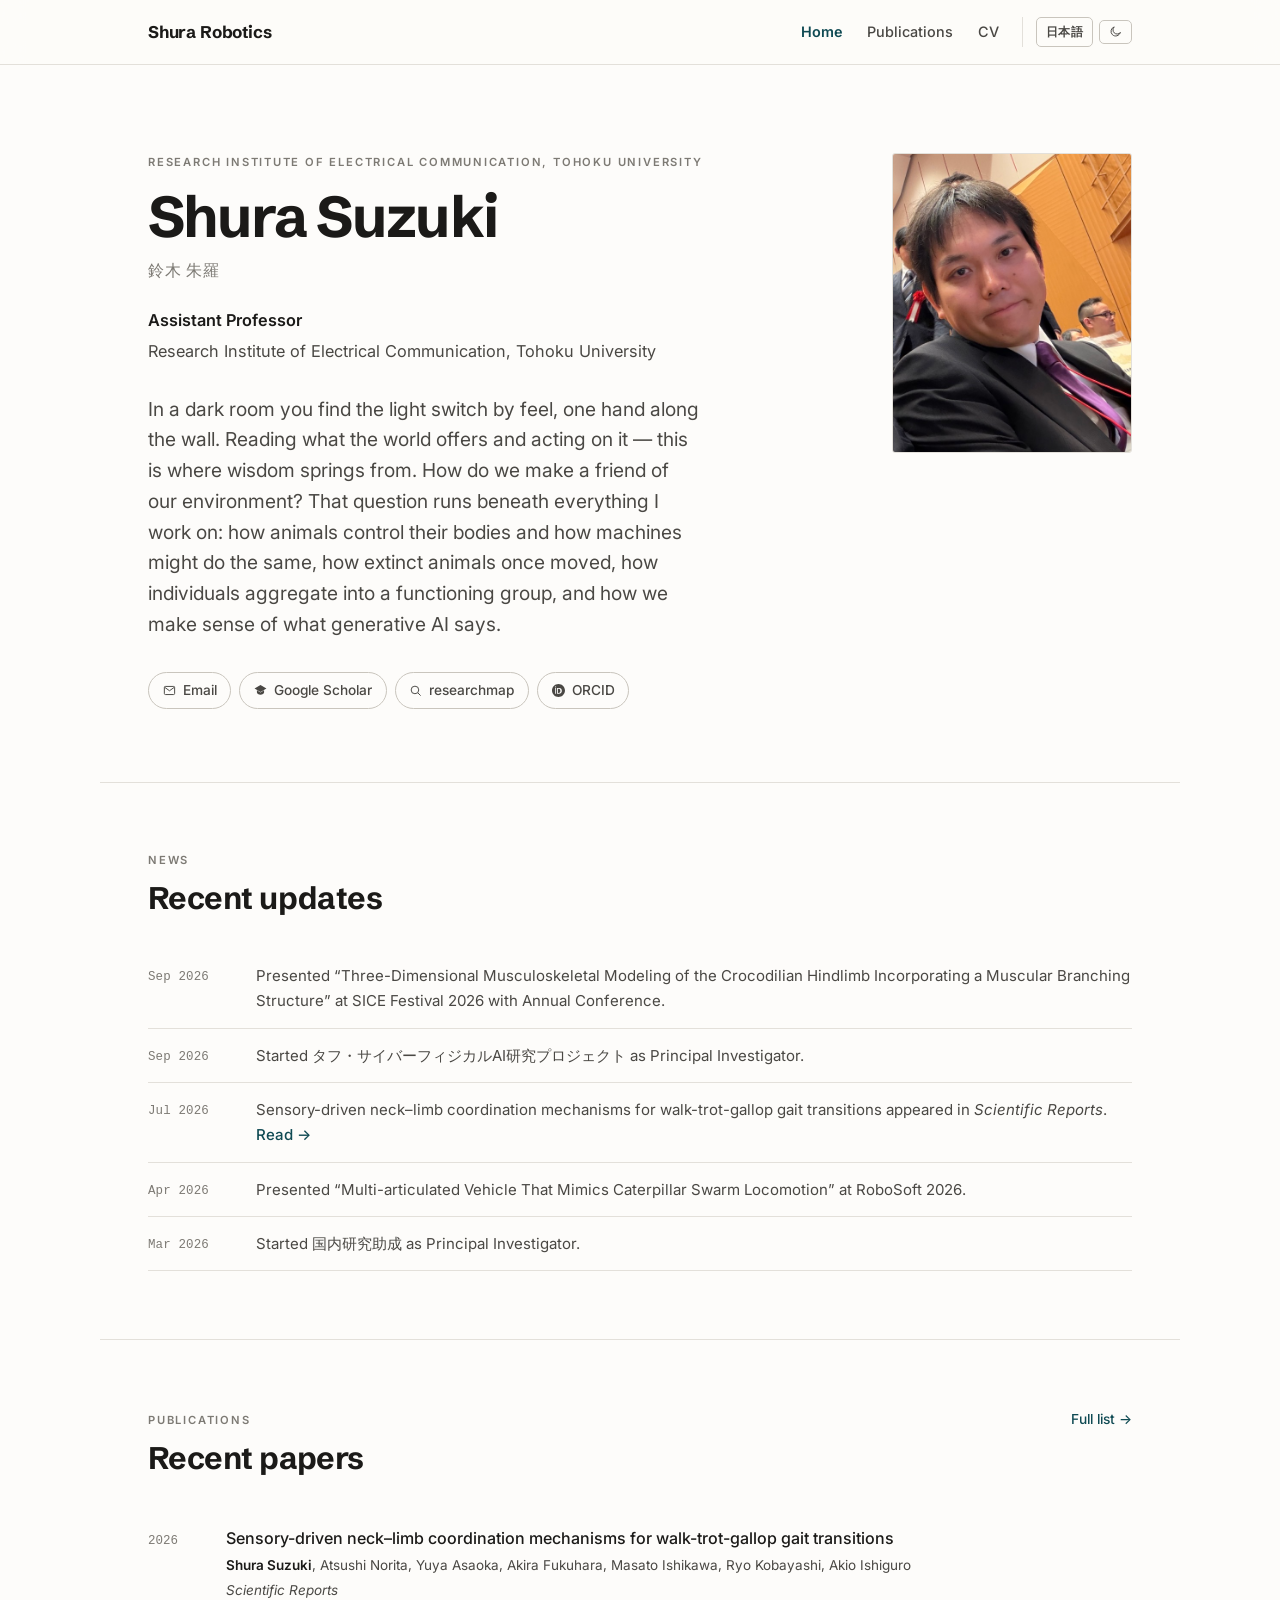
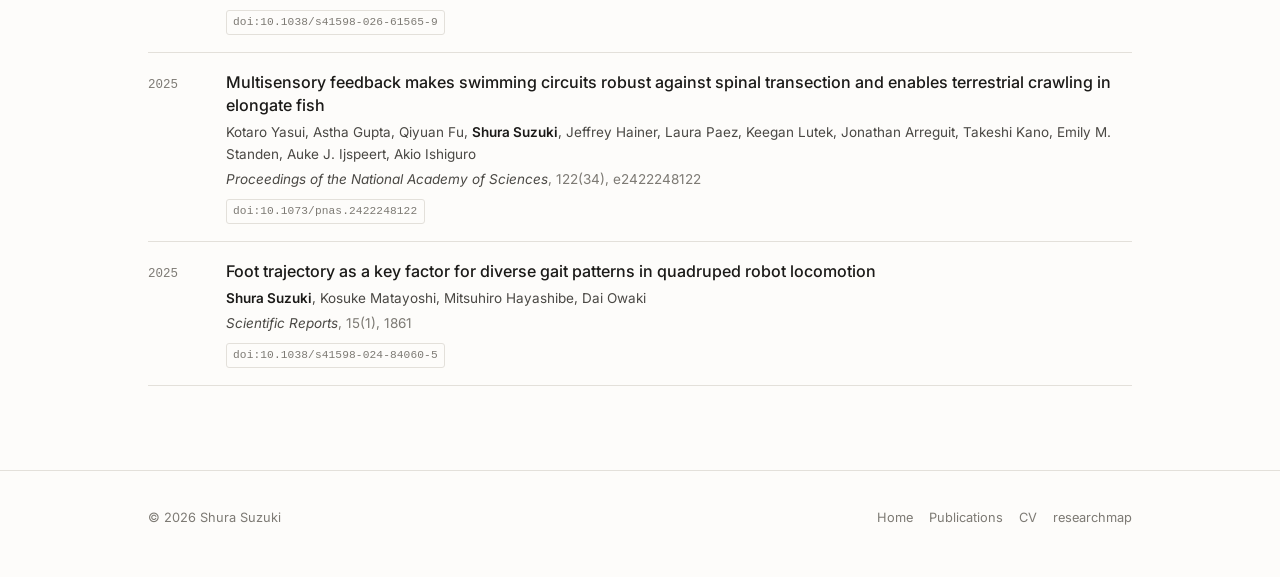
<file: index.html>
<!doctype html>
<html lang="en">
<head>
<meta charset="utf-8">
<meta name="viewport" content="width=device-width, initial-scale=1">
<title>Shura Robotics</title>
<meta name="description" content="Shura Suzuki, Assistant Professor at the Research Institute of Electrical Communication, Tohoku University. Research on decentralized control, bio-inspired robotics, and animal locomotion.">
<meta name="author" content="Shura Suzuki">
<link rel="canonical" href="https://shurasuzuki.github.io/">
<meta property="og:type" content="website">
<meta property="og:title" content="Shura Robotics">
<meta property="og:description" content="Shura Suzuki, Assistant Professor at the Research Institute of Electrical Communication, Tohoku University. Research on decentralized control, bio-inspired robotics, and animal locomotion.">
<meta property="og:url" content="https://shurasuzuki.github.io/">
<meta name="twitter:card" content="summary">
<link rel="icon" href="assets/img/favicon.svg" type="image/svg+xml">
<link rel="preconnect" href="https://fonts.googleapis.com">
<link rel="preconnect" href="https://fonts.gstatic.com" crossorigin>
<link rel="stylesheet" href="https://fonts.googleapis.com/css2?family=Inter:wght@400;500;600&family=Schibsted+Grotesk:wght@500;600;700&display=swap">
<link rel="stylesheet" href="assets/css/style.css">
<script>
/* Set theme + language before first paint to avoid a flash. */
(function () {
  try {
    var t = localStorage.getItem("theme");
    if (t) document.documentElement.setAttribute("data-theme", t);
    var l = localStorage.getItem("lang");
    if (!l) l = (navigator.language || "en").toLowerCase().indexOf("ja") === 0 ? "ja" : "en";
    if (l === "ja") {
      document.documentElement.classList.add("lang-ja");
      document.documentElement.setAttribute("lang", "ja");
    }
  } catch (e) {}
})();
</script>
</head>
<body>
<a class="skip" href="#main">Skip to content</a>
<header class="site-header">
  <div class="wrap">
    <a class="brand" href="index.html">Shura&nbsp;Robotics</a>
    <nav class="site-nav" aria-label="Main">
      <a href="index.html"><span data-lang="en">Home</span><span data-lang="ja">ホーム</span></a>
      <a href="publications.html"><span data-lang="en">Publications</span><span data-lang="ja">成果</span></a>
      <a href="cv.html"><span data-lang="en">CV</span><span data-lang="ja">経歴</span></a>
      <span class="tools">
        <button class="tool-btn" type="button" data-lang-toggle>日本語</button>
        <button class="tool-btn" type="button" data-theme-toggle aria-label="Toggle theme"></button>
      </span>
    </nav>
  </div>
</header>
<main id="main">

  <section class="hero wrap">
    <div class="hero-grid">
      <div>
        <p class="eyebrow"><span data-lang="en">Research Institute of Electrical Communication, Tohoku University</span><span data-lang="ja">東北大学 電気通信研究所</span></p>
        <h1><span data-lang="en">Shura Suzuki</span><span data-lang="ja">鈴木 朱羅</span></h1>
        <p class="name-alt"><span data-lang="en">鈴木 朱羅</span><span data-lang="ja">Shura Suzuki</span></p>
        <p class="role"><strong><span data-lang="en">Assistant Professor</span><span data-lang="ja">助教</span></strong></p>
        <p class="role"><span data-lang="en">Research Institute of Electrical Communication, Tohoku University</span><span data-lang="ja">東北大学 電気通信研究所</span></p>

        <p class="statement" data-bi="pages.hero_statement"></p>

        <ul class="linkrow" id="linkrow"></ul>
      </div>

      <figure class="portrait" style="margin:0">
        <!-- 写真を差し替えるときは assets/img/portrait.jpg を置き換えてください
             （表示は 240×300。原本は portrait-original.jpg に残してあります） -->
        <img src="assets/img/portrait.jpg" alt="Shura Suzuki" width="553" height="720">
      </figure>
    </div>
  </section>

  <section class="section wrap">
    <div class="section-head">
      <div>
        <p class="eyebrow">News</p>
        <h2><span data-lang="en">Recent updates</span><span data-lang="ja">最近の活動</span></h2>
      </div>
    </div>
    <ul class="news" id="news"></ul>
    <noscript><span class="nojs">This page renders its content with JavaScript. Please see <a href="https://researchmap.jp/shura-suzuki">researchmap</a> or <a href="https://scholar.google.com/citations?user=c3urSIcAAAAJ">Google Scholar</a>.</span></noscript>
  </section>

  <section class="section wrap">
    <div class="section-head">
      <div>
        <p class="eyebrow">Publications</p>
        <h2 id="papers-heading"></h2>
      </div>
      <a class="more" href="publications.html"><span data-lang="en">Full list &rarr;</span><span data-lang="ja">研究成果 &rarr;</span></a>
    </div>
    <ul class="pubs" id="selected-pubs"></ul>
  </section>

</main>
<footer class="site-footer">
  <div class="wrap">
    <p>&copy; <span id="year">2026</span> Shura Suzuki<span data-lang="ja">（鈴木 朱羅）</span></p>
    <nav>
      <a href="index.html"><span data-lang="en">Home</span><span data-lang="ja">ホーム</span></a>
      <a href="publications.html"><span data-lang="en">Publications</span><span data-lang="ja">成果</span></a>
      <a href="cv.html"><span data-lang="en">CV</span><span data-lang="ja">経歴</span></a>
      <a href="https://researchmap.jp/shura-suzuki" target="_blank" rel="noopener">researchmap</a>
    </nav>
  </div>
</footer>
<script src="data/site-data.js"></script>
<script src="assets/js/edit.js"></script>
<script src="assets/js/main.js"></script>
</body>
</html>
</file>
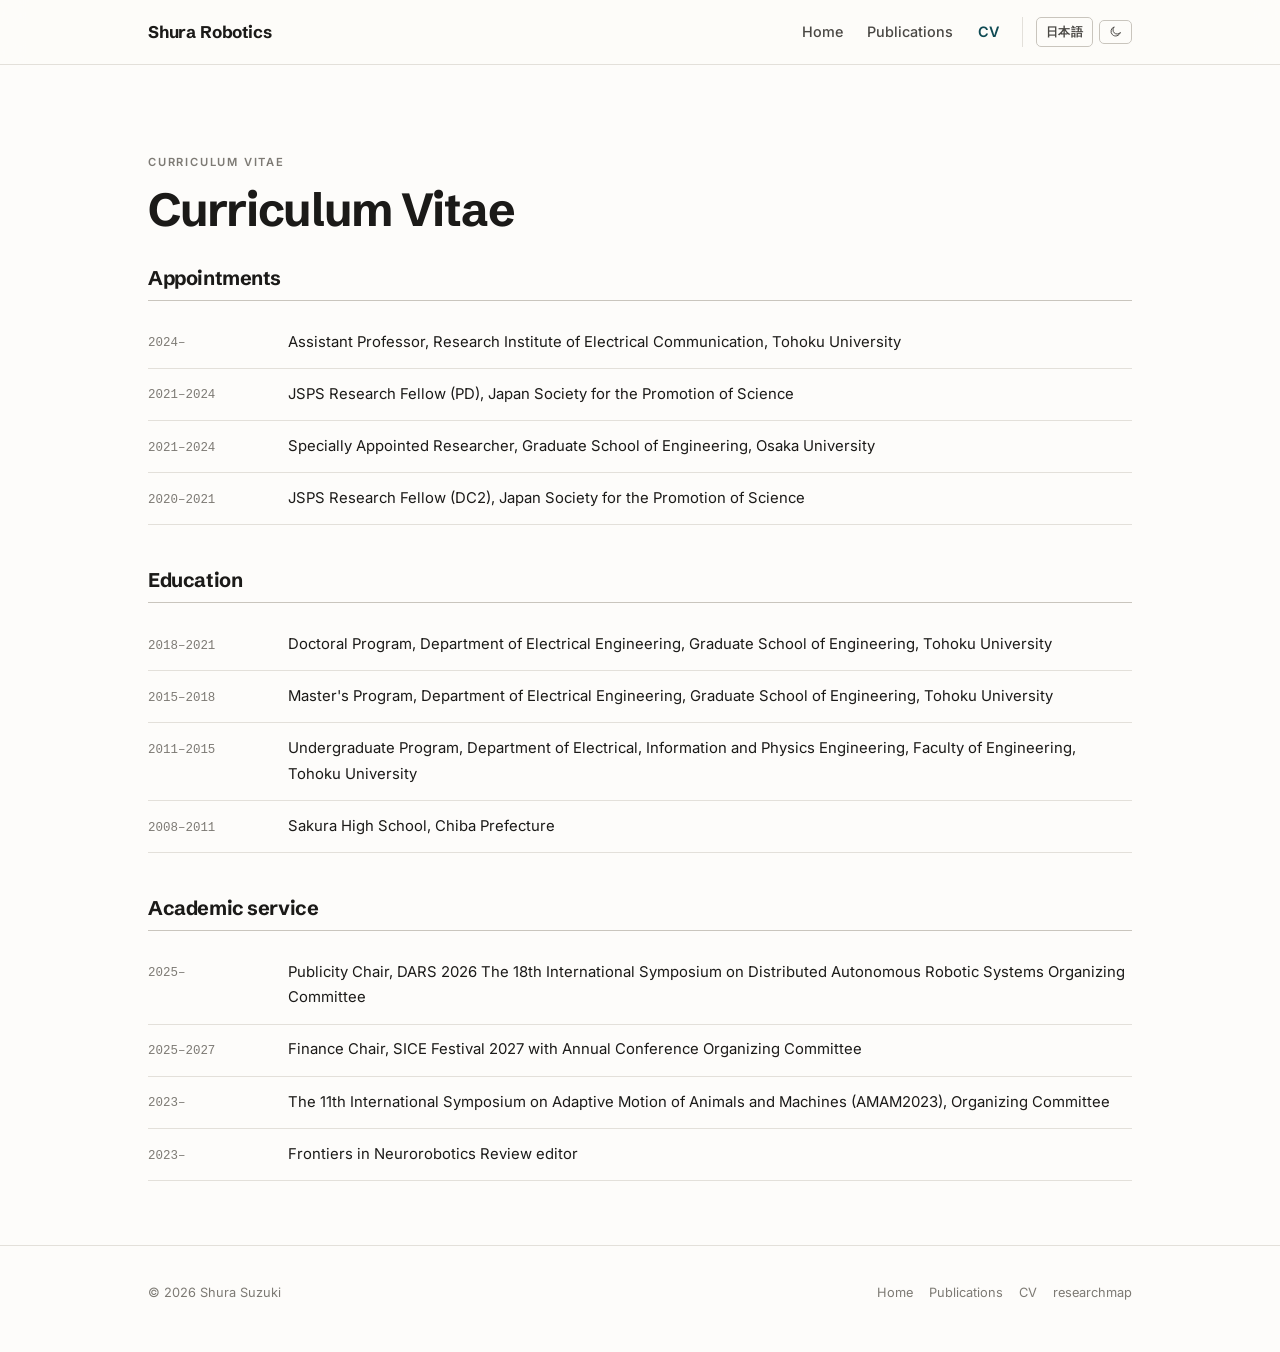
<file: cv.html>
<!doctype html>
<html lang="en">
<head>
<meta charset="utf-8">
<meta name="viewport" content="width=device-width, initial-scale=1">
<title>CV — Shura Robotics</title>
<meta name="description" content="Appointments, education, awards, grants and academic service of Shura Suzuki, Tohoku University.">
<meta name="author" content="Shura Suzuki">
<link rel="canonical" href="https://shurasuzuki.github.io/cv.html">
<meta property="og:type" content="website">
<meta property="og:title" content="CV — Shura Robotics">
<meta property="og:description" content="Appointments, education, awards, grants and academic service of Shura Suzuki, Tohoku University.">
<meta property="og:url" content="https://shurasuzuki.github.io/cv.html">
<meta name="twitter:card" content="summary">
<link rel="icon" href="assets/img/favicon.svg" type="image/svg+xml">
<link rel="preconnect" href="https://fonts.googleapis.com">
<link rel="preconnect" href="https://fonts.gstatic.com" crossorigin>
<link rel="stylesheet" href="https://fonts.googleapis.com/css2?family=Inter:wght@400;500;600&family=Schibsted+Grotesk:wght@500;600;700&display=swap">
<link rel="stylesheet" href="assets/css/style.css">
<script>
/* Set theme + language before first paint to avoid a flash. */
(function () {
  try {
    var t = localStorage.getItem("theme");
    if (t) document.documentElement.setAttribute("data-theme", t);
    var l = localStorage.getItem("lang");
    if (!l) l = (navigator.language || "en").toLowerCase().indexOf("ja") === 0 ? "ja" : "en";
    if (l === "ja") {
      document.documentElement.classList.add("lang-ja");
      document.documentElement.setAttribute("lang", "ja");
    }
  } catch (e) {}
})();
</script>
</head>
<body>
<a class="skip" href="#main">Skip to content</a>
<header class="site-header">
  <div class="wrap">
    <a class="brand" href="index.html">Shura&nbsp;Robotics</a>
    <nav class="site-nav" aria-label="Main">
      <a href="index.html"><span data-lang="en">Home</span><span data-lang="ja">ホーム</span></a>
      <a href="publications.html"><span data-lang="en">Publications</span><span data-lang="ja">成果</span></a>
      <a href="cv.html"><span data-lang="en">CV</span><span data-lang="ja">経歴</span></a>
      <span class="tools">
        <button class="tool-btn" type="button" data-lang-toggle>日本語</button>
        <button class="tool-btn" type="button" data-theme-toggle aria-label="Toggle theme"></button>
      </span>
    </nav>
  </div>
</header>
<main id="main">
  <section class="hero wrap" style="padding-bottom:1.5rem">
    <p class="eyebrow">Curriculum Vitae</p>
    <h1 style="font-size:clamp(2rem,5vw,2.9rem)"><span data-lang="en">Curriculum Vitae</span><span data-lang="ja">経歴</span></h1>
  </section>

  <div class="wrap" style="padding-bottom:3rem">
    <section class="cvblock">
      <h2><span data-lang="en">Appointments</span><span data-lang="ja">職歴</span></h2>
      <ul class="cvlist" id="cv-career"></ul>
    </section>

    <section class="cvblock">
      <h2><span data-lang="en">Education</span><span data-lang="ja">学歴</span></h2>
      <ul class="cvlist" id="cv-education"></ul>
    </section>

    <section class="cvblock">
      <h2><span data-lang="en">Teaching</span><span data-lang="ja">担当科目</span></h2>
      <ul class="cvlist" id="cv-teaching"></ul>
    </section>

    <section class="cvblock">
      <h2><span data-lang="en">Awards</span><span data-lang="ja">受賞</span></h2>
      <ul class="cvlist" id="cv-awards"></ul>
    </section>

    <section class="cvblock">
      <h2><span data-lang="en">Grants</span><span data-lang="ja">外部資金</span></h2>
      <ul class="cvlist" id="cv-grants"></ul>
    </section>

    <section class="cvblock">
      <h2><span data-lang="en">Academic service</span><span data-lang="ja">委員歴</span></h2>
      <ul class="cvlist" id="cv-service"></ul>
    </section>

    <section class="cvblock">
      <h2><span data-lang="en">Memberships</span><span data-lang="ja">所属学会</span></h2>
      <ul class="cvlist" id="cv-memberships"></ul>
    </section>

    <noscript><span class="nojs">This page renders its content with JavaScript. Please see <a href="https://researchmap.jp/shura-suzuki">researchmap</a>.</span></noscript>
  </div>
</main>
<footer class="site-footer">
  <div class="wrap">
    <p>&copy; <span id="year">2026</span> Shura Suzuki<span data-lang="ja">（鈴木 朱羅）</span></p>
    <nav>
      <a href="index.html"><span data-lang="en">Home</span><span data-lang="ja">ホーム</span></a>
      <a href="publications.html"><span data-lang="en">Publications</span><span data-lang="ja">成果</span></a>
      <a href="cv.html"><span data-lang="en">CV</span><span data-lang="ja">経歴</span></a>
      <a href="https://researchmap.jp/shura-suzuki" target="_blank" rel="noopener">researchmap</a>
    </nav>
  </div>
</footer>
<script src="data/site-data.js"></script>
<script src="assets/js/edit.js"></script>
<script src="assets/js/main.js"></script>
</body>
</html>
</file>
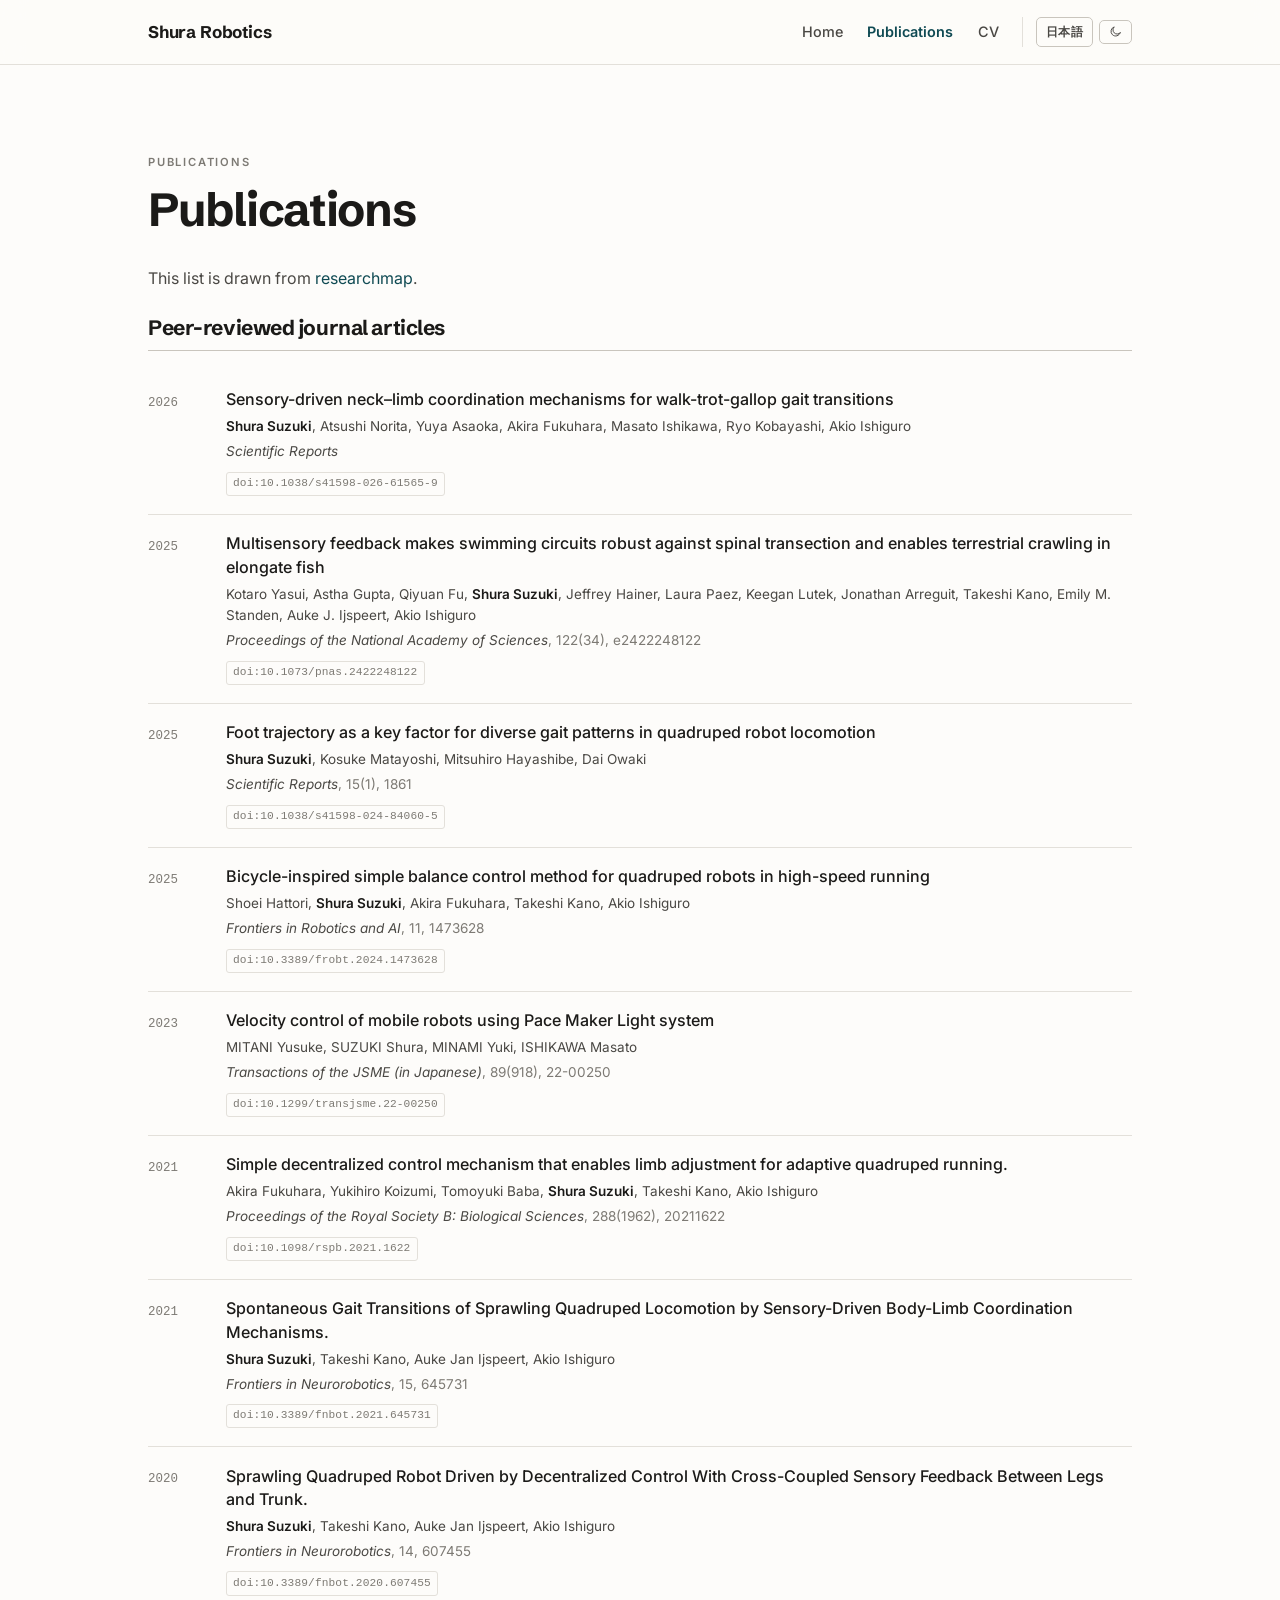
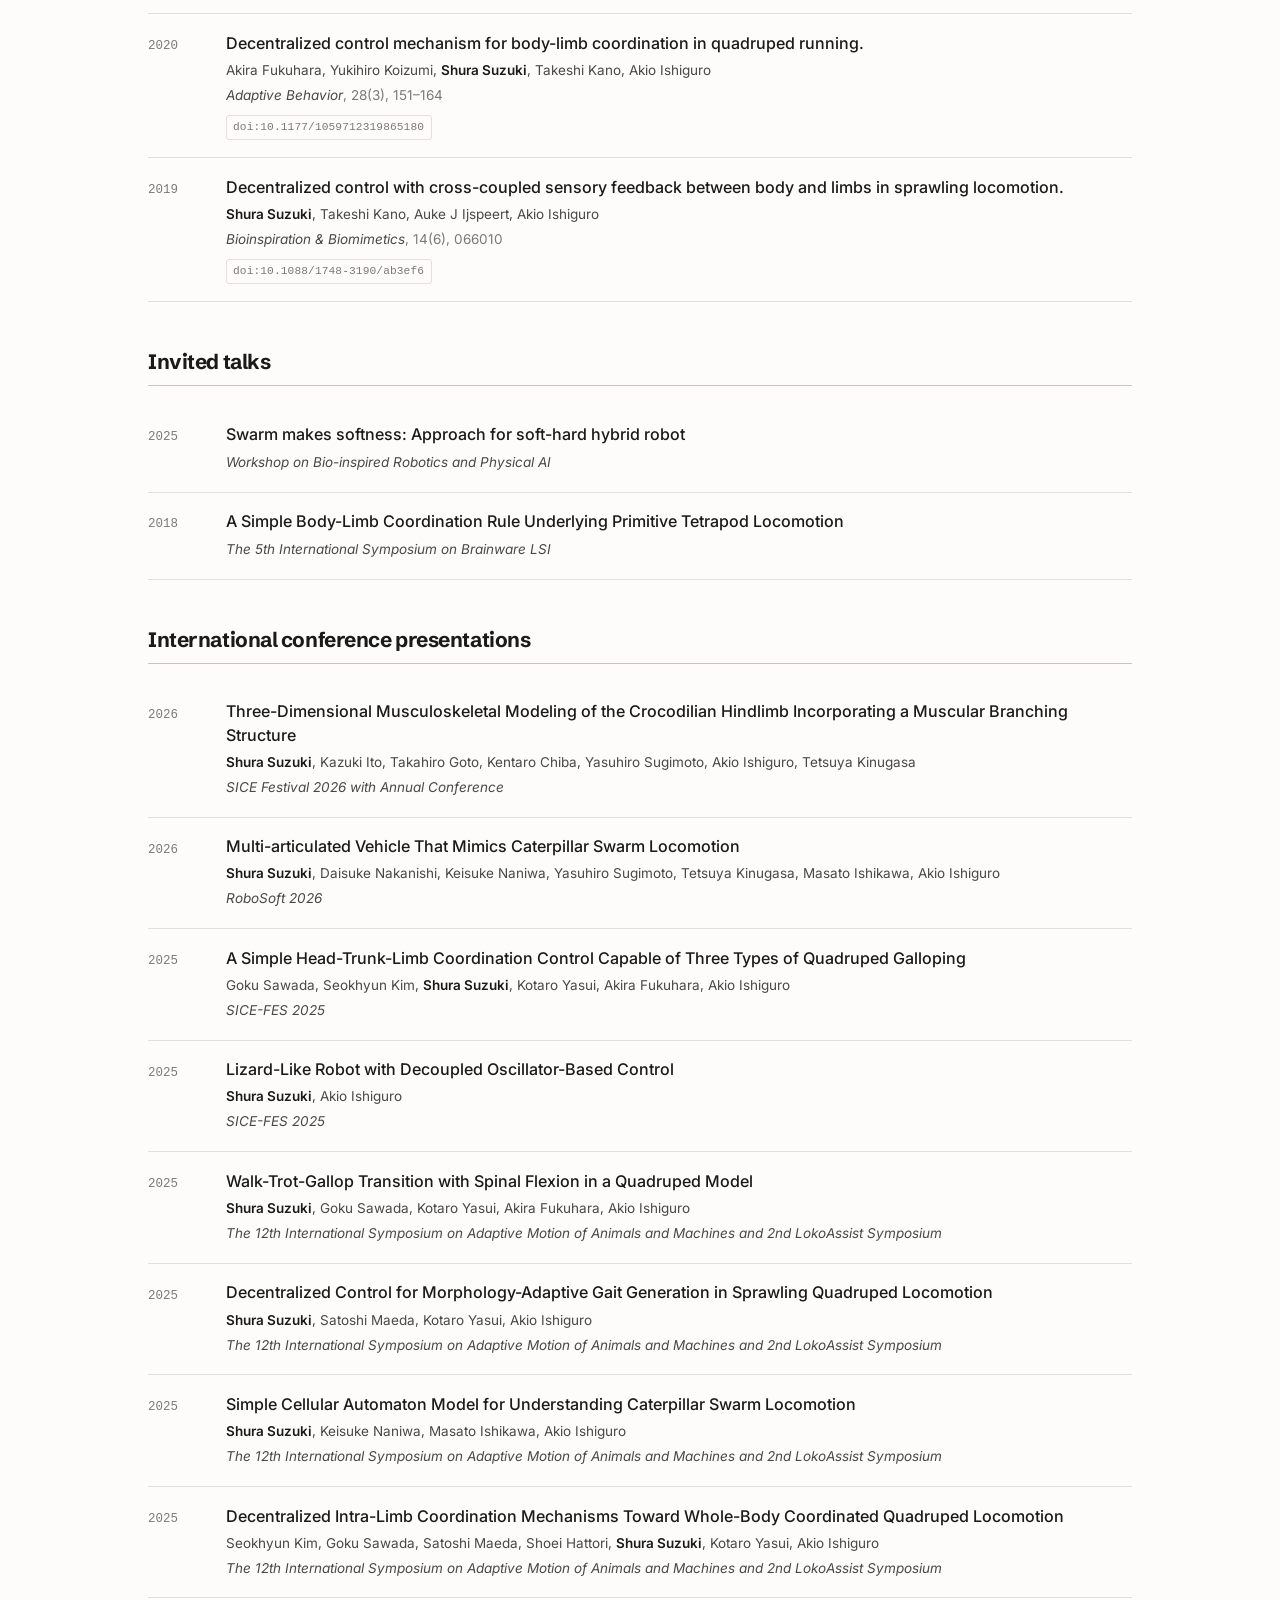
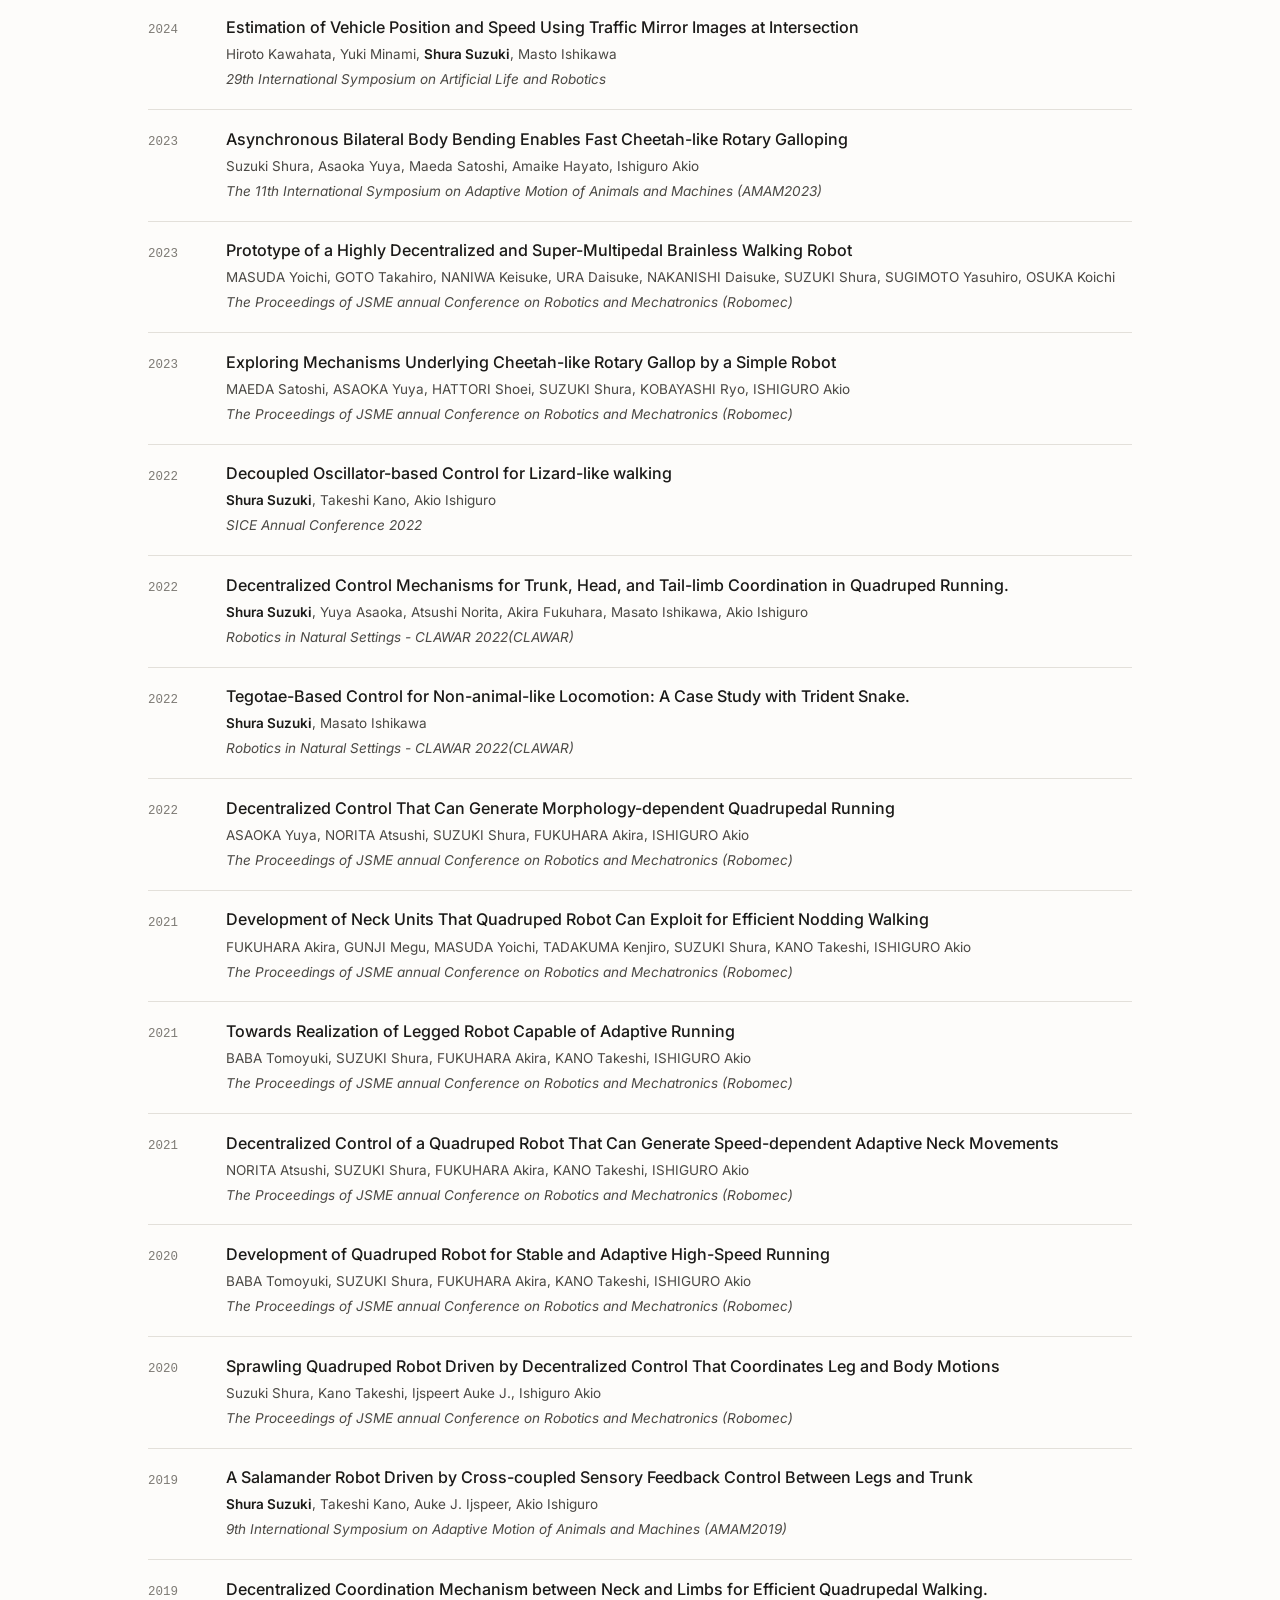
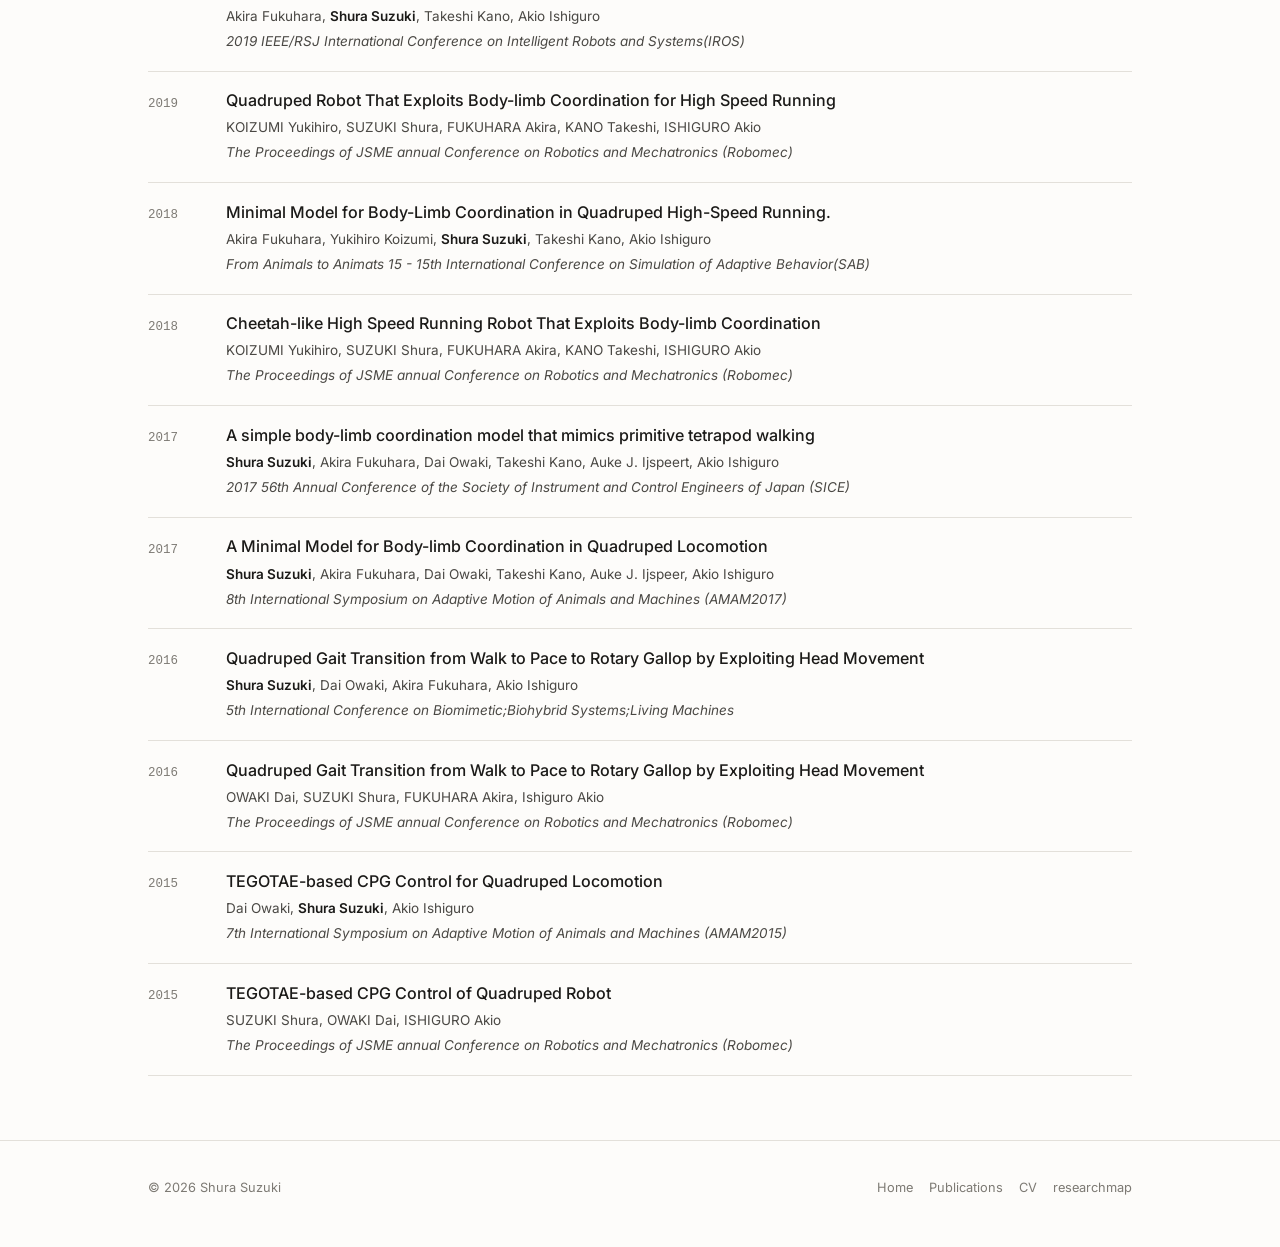
<file: publications.html>
<!doctype html>
<html lang="en">
<head>
<meta charset="utf-8">
<meta name="viewport" content="width=device-width, initial-scale=1">
<title>Publications — Shura Robotics</title>
<meta name="description" content="Peer-reviewed journal articles, invited talks, and international conference presentations by Shura Suzuki.">
<meta name="author" content="Shura Suzuki">
<link rel="canonical" href="https://shurasuzuki.github.io/publications.html">
<meta property="og:type" content="website">
<meta property="og:title" content="Publications — Shura Robotics">
<meta property="og:description" content="Peer-reviewed journal articles, invited talks, and international conference presentations by Shura Suzuki.">
<meta property="og:url" content="https://shurasuzuki.github.io/publications.html">
<meta name="twitter:card" content="summary">
<link rel="icon" href="assets/img/favicon.svg" type="image/svg+xml">
<link rel="preconnect" href="https://fonts.googleapis.com">
<link rel="preconnect" href="https://fonts.gstatic.com" crossorigin>
<link rel="stylesheet" href="https://fonts.googleapis.com/css2?family=Inter:wght@400;500;600&family=Schibsted+Grotesk:wght@500;600;700&display=swap">
<link rel="stylesheet" href="assets/css/style.css">
<script>
/* Set theme + language before first paint to avoid a flash. */
(function () {
  try {
    var t = localStorage.getItem("theme");
    if (t) document.documentElement.setAttribute("data-theme", t);
    var l = localStorage.getItem("lang");
    if (!l) l = (navigator.language || "en").toLowerCase().indexOf("ja") === 0 ? "ja" : "en";
    if (l === "ja") {
      document.documentElement.classList.add("lang-ja");
      document.documentElement.setAttribute("lang", "ja");
    }
  } catch (e) {}
})();
</script>
</head>
<body>
<a class="skip" href="#main">Skip to content</a>
<header class="site-header">
  <div class="wrap">
    <a class="brand" href="index.html">Shura&nbsp;Robotics</a>
    <nav class="site-nav" aria-label="Main">
      <a href="index.html"><span data-lang="en">Home</span><span data-lang="ja">ホーム</span></a>
      <a href="publications.html"><span data-lang="en">Publications</span><span data-lang="ja">成果</span></a>
      <a href="cv.html"><span data-lang="en">CV</span><span data-lang="ja">経歴</span></a>
      <span class="tools">
        <button class="tool-btn" type="button" data-lang-toggle>日本語</button>
        <button class="tool-btn" type="button" data-theme-toggle aria-label="Toggle theme"></button>
      </span>
    </nav>
  </div>
</header>
<main id="main">
  <section class="hero wrap" style="padding-bottom:1.5rem">
    <p class="eyebrow">Publications</p>
    <h1 style="font-size:clamp(2rem,5vw,2.9rem)"><span data-lang="en">Publications</span><span data-lang="ja">研究成果</span></h1>
    <p class="statement" style="font-size:1rem;font-family:var(--sans)">
      <span data-lang="en">This list is drawn from <a href="https://researchmap.jp/shura-suzuki" target="_blank" rel="noopener">researchmap</a>.</span>
      <span data-lang="ja">本リストは <a href="https://researchmap.jp/shura-suzuki" target="_blank" rel="noopener">researchmap</a> からの引用です．</span>
    </p>
  </section>

  <div class="wrap" style="padding-bottom:3rem">
    <section class="pubgroup">
      <h2><span data-lang="en">Peer-reviewed journal articles</span><span data-lang="ja">査読付き学術論文</span></h2>
      <ul class="pubs" id="pubs-journal"></ul>
    </section>

    <section class="pubgroup">
      <h2><span data-lang="en">Invited talks</span><span data-lang="ja">招待講演</span></h2>
      <ul class="pubs" id="pubs-invited"></ul>
    </section>

    <section class="pubgroup">
      <h2><span data-lang="en">International conference presentations</span><span data-lang="ja">国際会議発表</span></h2>
      <ul class="pubs" id="pubs-conference"></ul>
    </section>

    <section class="pubgroup ja-only">
      <h2>国内学会発表</h2>
      <p style="font-size:.95rem;color:var(--text-soft)">
        <span id="domestic-talks" style="font-family:var(--display);font-weight:700;font-size:1.5rem;color:var(--text)"></span>
        <span style="margin-left:.5rem;color:var(--text-muted);font-size:.86rem">一覧は <a href="https://researchmap.jp/shura-suzuki/presentations" target="_blank" rel="noopener">researchmap</a> に掲載しています．</span>
      </p>
    </section>

    <noscript><span class="nojs">This page renders its content with JavaScript. Please see <a href="https://researchmap.jp/shura-suzuki">researchmap</a>.</span></noscript>
  </div>
</main>
<footer class="site-footer">
  <div class="wrap">
    <p>&copy; <span id="year">2026</span> Shura Suzuki<span data-lang="ja">（鈴木 朱羅）</span></p>
    <nav>
      <a href="index.html"><span data-lang="en">Home</span><span data-lang="ja">ホーム</span></a>
      <a href="publications.html"><span data-lang="en">Publications</span><span data-lang="ja">成果</span></a>
      <a href="cv.html"><span data-lang="en">CV</span><span data-lang="ja">経歴</span></a>
      <a href="https://researchmap.jp/shura-suzuki" target="_blank" rel="noopener">researchmap</a>
    </nav>
  </div>
</footer>
<script src="data/site-data.js"></script>
<script src="assets/js/edit.js"></script>
<script src="assets/js/main.js"></script>
</body>
</html>
</file>
<file: assets/css/style.css>
/* =============================================================
   Shura Suzuki — personal site
   Minimal academic. No build step, no dependencies.
   ============================================================= */

/* ---------- 1. Tokens ---------- */
:root {
  --bg:            #fdfcfa;
  --bg-raised:     #ffffff;
  --bg-sunken:     #f4f2ee;
  --text:          #1b1a18;
  --text-soft:     #4a4844;
  --text-muted:    #7d7a74;
  --rule:          #e3e0da;
  --rule-strong:   #c9c5bd;
  --accent:        #15616d;
  --accent-soft:   #e3f0f1;
  --accent-text:   #0f4a53;

  /* 見出し用。輪郭に癖のあるグロテスク体で、大きな文字に表情を出す */
  --display: "Schibsted Grotesk", "Hiragino Sans", "Hiragino Kaku Gothic ProN", "Yu Gothic UI", "Yu Gothic", "Meiryo", system-ui, sans-serif;
  /* 本文用。画面での可読性に振った中立的な書体 */
  --sans:  "Inter", "Hiragino Sans", "Hiragino Kaku Gothic ProN", "Yu Gothic UI", "Yu Gothic", "Meiryo", system-ui, sans-serif;
  --mono:  ui-monospace, SFMono-Regular, "SF Mono", Menlo, monospace;

  --wrap: 1080px;
  --measure: 68ch;
  --pad: clamp(1.25rem, 5vw, 3rem);
}

@media (prefers-color-scheme: dark) {
  :root:not([data-theme="light"]) {
    --bg:          #131414;
    --bg-raised:   #1b1d1d;
    --bg-sunken:   #1b1d1d;
    --text:        #e9e7e2;
    --text-soft:   #bcb9b3;
    --text-muted:  #8d8a84;
    --rule:        #2c2f2f;
    --rule-strong: #414545;
    --accent:      #6fc2ce;
    --accent-soft: #16302f;
    --accent-text: #8ed3dd;
  }
}
:root[data-theme="dark"] {
  --bg:          #131414;
  --bg-raised:   #1b1d1d;
  --bg-sunken:   #1b1d1d;
  --text:        #e9e7e2;
  --text-soft:   #bcb9b3;
  --text-muted:  #8d8a84;
  --rule:        #2c2f2f;
  --rule-strong: #414545;
  --accent:      #6fc2ce;
  --accent-soft: #16302f;
  --accent-text: #8ed3dd;
}

/* ---------- 2. Base ---------- */
*, *::before, *::after { box-sizing: border-box; }
html { -webkit-text-size-adjust: 100%; scroll-behavior: smooth; scroll-padding-top: 5.5rem; }
@media (prefers-reduced-motion: reduce) { html { scroll-behavior: auto; } }

body {
  margin: 0;
  background: var(--bg);
  color: var(--text);
  font-family: var(--sans);
  font-size: 16.5px;
  line-height: 1.72;
  font-feature-settings: "kern" 1;
  -webkit-font-smoothing: antialiased;
  text-rendering: optimizeLegibility;
}

h1, h2, h3, h4 { font-family: var(--display); font-weight: 700; line-height: 1.2; letter-spacing: -0.021em; margin: 0; }
html.lang-ja h1, html.lang-ja h2, html.lang-ja h3, html.lang-ja h4 { letter-spacing: 0; }
p { margin: 0 0 1.1em; }
p:last-child { margin-bottom: 0; }

a { color: var(--accent-text); text-decoration: none; }
a:hover { text-decoration: underline; text-underline-offset: 3px; text-decoration-thickness: 1px; }
a:focus-visible, button:focus-visible {
  outline: 2px solid var(--accent); outline-offset: 3px; border-radius: 2px;
}

em { font-style: italic; }
strong { font-weight: 600; }
hr { border: 0; border-top: 1px solid var(--rule); margin: 0; }
img, video { max-width: 100%; height: auto; display: block; }

/* ---------- 3. Language switching (works with JS off: English shows) ---------- */
[data-lang] { display: none; }
html:not(.lang-ja) [data-lang="en"] { display: revert; }
html.lang-ja      [data-lang="ja"] { display: revert; }
/* 英語表記が無い項目・国内向けの項目は、英語版では出さない */
html:not(.lang-ja) .ja-only,
html:not(.lang-ja) .ja-only-auto { display: none !important; }

html.lang-ja      { --sans: "Hiragino Sans", "Hiragino Kaku Gothic ProN", "Yu Gothic UI", "Yu Gothic", "Meiryo", "Inter", system-ui, sans-serif; }
html.lang-ja body { line-height: 1.85; letter-spacing: 0.008em; }

/* ---------- 4. Layout ---------- */
.wrap { width: 100%; max-width: var(--wrap); margin-inline: auto; padding-inline: var(--pad); }
.measure { max-width: var(--measure); }

/* ---------- 5. Header ---------- */
.site-header {
  position: sticky; top: 0; z-index: 50;
  background: color-mix(in srgb, var(--bg) 86%, transparent);
  backdrop-filter: saturate(180%) blur(12px);
  -webkit-backdrop-filter: saturate(180%) blur(12px);
  border-bottom: 1px solid var(--rule);
}
.site-header .wrap {
  display: flex; align-items: center; gap: 1.5rem;
  min-height: 4rem; padding-block: 0.6rem;
}

.brand {
  font-family: var(--display); font-size: 1.06rem; font-weight: 700; letter-spacing: -0.015em;
  color: var(--text); letter-spacing: -0.01em; white-space: nowrap;
}
.brand:hover { text-decoration: none; color: var(--accent-text); }

.site-nav { margin-left: auto; display: flex; align-items: center; gap: 0.15rem; flex-wrap: wrap; }
.site-nav a {
  color: var(--text-soft); font-size: 0.9rem; font-weight: 500;
  padding: 0.4rem 0.7rem; border-radius: 5px; white-space: nowrap;
}
.site-nav a:hover { color: var(--text); background: var(--bg-sunken); text-decoration: none; }
.site-nav a[aria-current="page"] { color: var(--accent-text); font-weight: 600; }

.tools { display: flex; align-items: center; gap: 0.4rem; margin-left: 0.6rem; padding-left: 0.8rem; border-left: 1px solid var(--rule); }
.tool-btn {
  font: inherit; font-size: 0.78rem; font-weight: 600; letter-spacing: 0.03em;
  color: var(--text-soft); background: transparent;
  border: 1px solid var(--rule-strong); border-radius: 5px;
  padding: 0.3rem 0.55rem; cursor: pointer; line-height: 1.4;
  transition: color .15s, border-color .15s, background .15s;
}
.tool-btn:hover { color: var(--text); border-color: var(--text-muted); background: var(--bg-sunken); }
.tool-btn .icon { display: block; width: 1.05em; height: 1.05em; }

@media (max-width: 620px) {
  .site-header .wrap { flex-wrap: wrap; gap: 0.15rem 0.6rem; padding-block: 0.5rem; min-height: 0; }
  .brand { font-size: 0.98rem; }
  .brand span[data-lang="ja"] { display: none !important; }   /* 長すぎるのでモバイルでは省略 */
  .site-nav {
    width: 100%; margin-left: 0; gap: 0; justify-content: flex-start; flex-wrap: nowrap;
    overflow-x: auto; scrollbar-width: none; -ms-overflow-style: none;   /* 極端に狭い端末でも横に溢れない */
  }
  .site-nav::-webkit-scrollbar { display: none; }
  .site-nav a { flex: none; padding: 0.28rem 0.4rem; font-size: 0.8rem; }
  .tools { margin-left: auto; padding-left: 0.5rem; gap: 0.3rem; }
  .tool-btn { font-size: 0.72rem; padding: 0.24rem 0.42rem; }
}

/* ---------- 6. Hero ---------- */
.hero { padding-block: clamp(3rem, 8vw, 5.5rem) clamp(2rem, 5vw, 3.5rem); }
.hero-grid { display: grid; grid-template-columns: minmax(0, 1fr); gap: clamp(2rem, 5vw, 3.5rem); align-items: start; }
@media (min-width: 860px) { .hero-grid { grid-template-columns: minmax(0, 1fr) 240px; } }

.hero h1 {
  font-size: clamp(2.4rem, 6.2vw, 3.6rem);
  letter-spacing: -0.028em; margin-bottom: 0.35rem;
}
.hero .name-alt { color: var(--text-muted); font-size: 1rem; font-weight: 400; letter-spacing: 0.04em; margin-bottom: 1.4rem; }
.hero .role { font-size: 1.02rem; color: var(--text-soft); margin-bottom: 0.15rem; }
.hero .role strong { color: var(--text); font-weight: 600; }
.hero .statement {
  font-family: var(--sans); font-size: clamp(1.06rem, 2vw, 1.2rem);
  line-height: 1.6; color: var(--text-soft); margin-top: 1.8rem; max-width: 46ch;
}
.hero .statement b { color: var(--text); font-weight: 600; }

.portrait {
  /* 1カラムに折り返したとき全幅に広がって巨大な箱にならないよう頭を押さえる */
  position: relative;
  aspect-ratio: 4 / 5; width: 100%; max-width: 240px; border-radius: 3px; overflow: hidden;
  background: var(--bg-sunken); border: 1px solid var(--rule);
  display: grid; place-items: center; text-align: center;
}
/* 親の高さは aspect-ratio 由来。height:100% だと解決できず画像がはみ出すので、
   絶対配置で枠いっぱいに広げる。 */
.portrait img {
  position: absolute; inset: 0;
  width: 100%; height: 100%; object-fit: cover;
}
.portrait .ph { color: var(--text-muted); font-size: 0.74rem; line-height: 1.5; padding: 1rem; letter-spacing: 0.02em; }

/* ---------- 7. Link row ---------- */
.linkrow { display: flex; flex-wrap: wrap; gap: 0.5rem; margin-top: 2rem; list-style: none; padding: 0; }
.linkrow a {
  display: inline-flex; align-items: center; gap: 0.45rem;
  font-size: 0.855rem; font-weight: 500; color: var(--text-soft);
  border: 1px solid var(--rule-strong); border-radius: 999px;
  padding: 0.38rem 0.85rem;
  transition: color .15s, border-color .15s, background .15s;
}
.linkrow a:hover { color: var(--accent-text); border-color: var(--accent); background: var(--accent-soft); text-decoration: none; }
.linkrow svg { width: 0.95em; height: 0.95em; flex: none; }

/* ---------- 8. Sections ---------- */
.section { padding-block: clamp(2.75rem, 6vw, 4.25rem); border-top: 1px solid var(--rule); }
.section-head { display: flex; align-items: baseline; justify-content: space-between; gap: 1rem; margin-bottom: 2rem; flex-wrap: wrap; }
.eyebrow {
  font-family: var(--sans); font-size: 0.7rem; font-weight: 600;
  letter-spacing: 0.16em; text-transform: uppercase; color: var(--text-muted);
  margin-bottom: 0.6rem;
}
.section h2 { font-size: clamp(1.5rem, 3.2vw, 1.95rem); letter-spacing: -0.018em; }
.section-head .more { font-size: 0.86rem; font-weight: 500; white-space: nowrap; }

/* ---------- 9. News ---------- */
.news { list-style: none; margin: 0; padding: 0; }
.news > li { display: grid; grid-template-columns: 5.5rem minmax(0,1fr); gap: 1.25rem; padding-block: 0.85rem; border-bottom: 1px solid var(--rule); }
.news > li:first-child { border-top: 1px solid var(--rule); }
.news time { font-family: var(--mono); font-size: 0.78rem; color: var(--text-muted); padding-top: 0.32em; letter-spacing: 0.01em; }
.news .body { font-size: 0.94rem; color: var(--text-soft); }
.news .body a { font-weight: 500; }
.news .body .pub-src { color: var(--text-muted); }
/* 同じ会議で複数発表した項目の、タイトルの並び */
.news-titles { list-style: none; margin: 0.45rem 0 0; padding: 0; }
.news-titles li {
  position: relative; padding-left: 1rem; margin-top: 0.22rem;
  font-size: 0.92em; color: var(--text-muted); line-height: 1.6;
}
.news-titles li::before { content: "—"; position: absolute; left: 0; }
@media (max-width: 560px) {
  .news > li { grid-template-columns: 1fr; gap: 0.15rem; }
  .news time { padding-top: 0; }
}

/* ---------- 10. Research cards ---------- */
.themes { display: grid; gap: 1px; background: var(--rule); border: 1px solid var(--rule); border-radius: 4px; overflow: hidden; }
@media (min-width: 760px) { .themes { grid-template-columns: 1fr 1fr; } }
.theme { background: var(--bg); padding: clamp(1.4rem, 3vw, 2rem); display: flex; flex-direction: column; gap: 0.75rem; }
.theme h3 { font-size: 1.16rem; }
.theme .lead { font-family: var(--display); font-size: 0.98rem; font-weight: 500; color: var(--accent-text); line-height: 1.55; }
.theme p.body { font-size: 0.9rem; color: var(--text-soft); line-height: 1.75; margin: 0; }
.tags { display: flex; flex-wrap: wrap; gap: 0.35rem; list-style: none; margin: 0.35rem 0 0; padding: 0; }
.tags li {
  font-size: 0.71rem; font-weight: 500; letter-spacing: 0.02em;
  color: var(--text-muted); background: var(--bg-sunken);
  border: 1px solid var(--rule); border-radius: 3px; padding: 0.16rem 0.46rem;
}

/* Long-form research page */
.theme-full { padding-block: clamp(2.25rem, 5vw, 3.25rem); border-top: 1px solid var(--rule); }
.theme-full:first-of-type { border-top: 0; padding-top: 0; }
.theme-full > .inner { display: grid; gap: clamp(1rem, 3vw, 2.5rem); }
@media (min-width: 880px) { .theme-full > .inner { grid-template-columns: 17rem minmax(0, 1fr); } }
.theme-full h2 { font-size: clamp(1.35rem, 2.8vw, 1.7rem); }
.theme-full .lead { font-family: var(--display); font-size: 1.1rem; font-weight: 500; line-height: 1.55; color: var(--accent-text); margin-bottom: 1.1rem; }
.theme-full .body { color: var(--text-soft); }
.figure-slot {
  margin-top: 1.5rem; aspect-ratio: 16 / 9; border: 1px dashed var(--rule-strong); border-radius: 4px;
  background: var(--bg-sunken); display: grid; place-items: center; text-align: center;
  color: var(--text-muted); font-size: 0.78rem; padding: 1rem; letter-spacing: 0.02em;
}

/* ---------- 11. Publications ---------- */
.pubgroup + .pubgroup { margin-top: 3rem; }
.pubgroup h2 { font-size: 1.3rem; margin-bottom: 1.2rem; padding-bottom: 0.6rem; border-bottom: 1px solid var(--rule-strong); }

.pubs { list-style: none; margin: 0; padding: 0; counter-reset: pub; }
.pub { display: grid; grid-template-columns: 3.6rem minmax(0, 1fr); gap: 1.25rem; padding-block: 1.1rem; border-bottom: 1px solid var(--rule); }
.pub .yr { font-family: var(--mono); font-size: 0.78rem; color: var(--text-muted); padding-top: 0.35em; }
.pub .t { font-family: var(--sans); font-size: 1.005rem; font-weight: 500; line-height: 1.45; color: var(--text); display: block; margin-bottom: 0.3rem; }
a.t:hover { color: var(--accent-text); }
.pub .au { font-size: 0.845rem; color: var(--text-soft); line-height: 1.6; }
.pub .au .me { font-weight: 600; color: var(--text); }
.pub .ve { font-size: 0.845rem; color: var(--text-muted); margin-top: 0.15rem; }
.pub .ve i { font-style: italic; color: var(--text-soft); }
.pub .meta { display: flex; flex-wrap: wrap; gap: 0.5rem; align-items: center; margin-top: 0.5rem; }
.doi {
  font-family: var(--mono); font-size: 0.7rem; letter-spacing: 0.01em;
  color: var(--text-muted); border: 1px solid var(--rule); border-radius: 3px;
  padding: 0.1rem 0.4rem;
}
a.doi:hover { color: var(--accent-text); border-color: var(--accent); text-decoration: none; }
.star { font-size: 0.68rem; font-weight: 600; letter-spacing: 0.06em; text-transform: uppercase;
        color: var(--accent-text); background: var(--accent-soft); border-radius: 3px; padding: 0.1rem 0.4rem; }
@media (max-width: 560px) {
  .pub { grid-template-columns: 1fr; gap: 0.3rem; }
  .pub .yr { padding-top: 0; }
}

/* ---------- 12. CV tables ---------- */
.cvblock + .cvblock { margin-top: 2.75rem; }
.cvblock h2 { font-size: 1.24rem; margin-bottom: 1rem; padding-bottom: 0.55rem; border-bottom: 1px solid var(--rule-strong); }
.cvlist { list-style: none; margin: 0; padding: 0; }
.cvlist > li { display: grid; grid-template-columns: 7.5rem minmax(0,1fr); gap: 1.25rem; padding-block: 0.8rem; border-bottom: 1px solid var(--rule); }
.cvlist .when { font-family: var(--mono); font-size: 0.78rem; color: var(--text-muted); padding-top: 0.3em; white-space: nowrap; }
.cvlist .what { font-size: 0.93rem; color: var(--text); }
.cvlist .what .sub { display: block; font-size: 0.83rem; color: var(--text-muted); margin-top: 0.12rem; }
@media (max-width: 560px) {
  .cvlist > li { grid-template-columns: 1fr; gap: 0.2rem; }
  .cvlist .when { padding-top: 0; }
}

/* ---------- 13. Contact ---------- */
.contact-grid { display: grid; gap: 2rem; }
@media (min-width: 760px) { .contact-grid { grid-template-columns: minmax(0,1fr) minmax(0,1fr); } }
.mailto { font-family: var(--mono); font-size: 0.95rem; word-break: break-all; }

/* ---------- 14. Footer ---------- */
.site-footer { border-top: 1px solid var(--rule); padding-block: 2.25rem 3rem; margin-top: 1rem; }
.site-footer .wrap { display: flex; flex-wrap: wrap; gap: 1rem; justify-content: space-between; align-items: center; }
.site-footer p { font-size: 0.8rem; color: var(--text-muted); margin: 0; }
.site-footer nav { display: flex; gap: 1rem; flex-wrap: wrap; }
.site-footer nav a { font-size: 0.8rem; color: var(--text-muted); }

/* ---------- 15. Misc ---------- */
.skip {
  position: absolute; left: -9999px; top: 0; z-index: 100;
  background: var(--bg-raised); color: var(--text); padding: 0.6rem 1rem; border: 1px solid var(--rule-strong);
}
.skip:focus { left: 0.5rem; top: 0.5rem; }
noscript .nojs { font-size: 0.85rem; color: var(--text-muted); border: 1px solid var(--rule); border-radius: 4px; padding: 0.8rem 1rem; display: block; }
</file>
